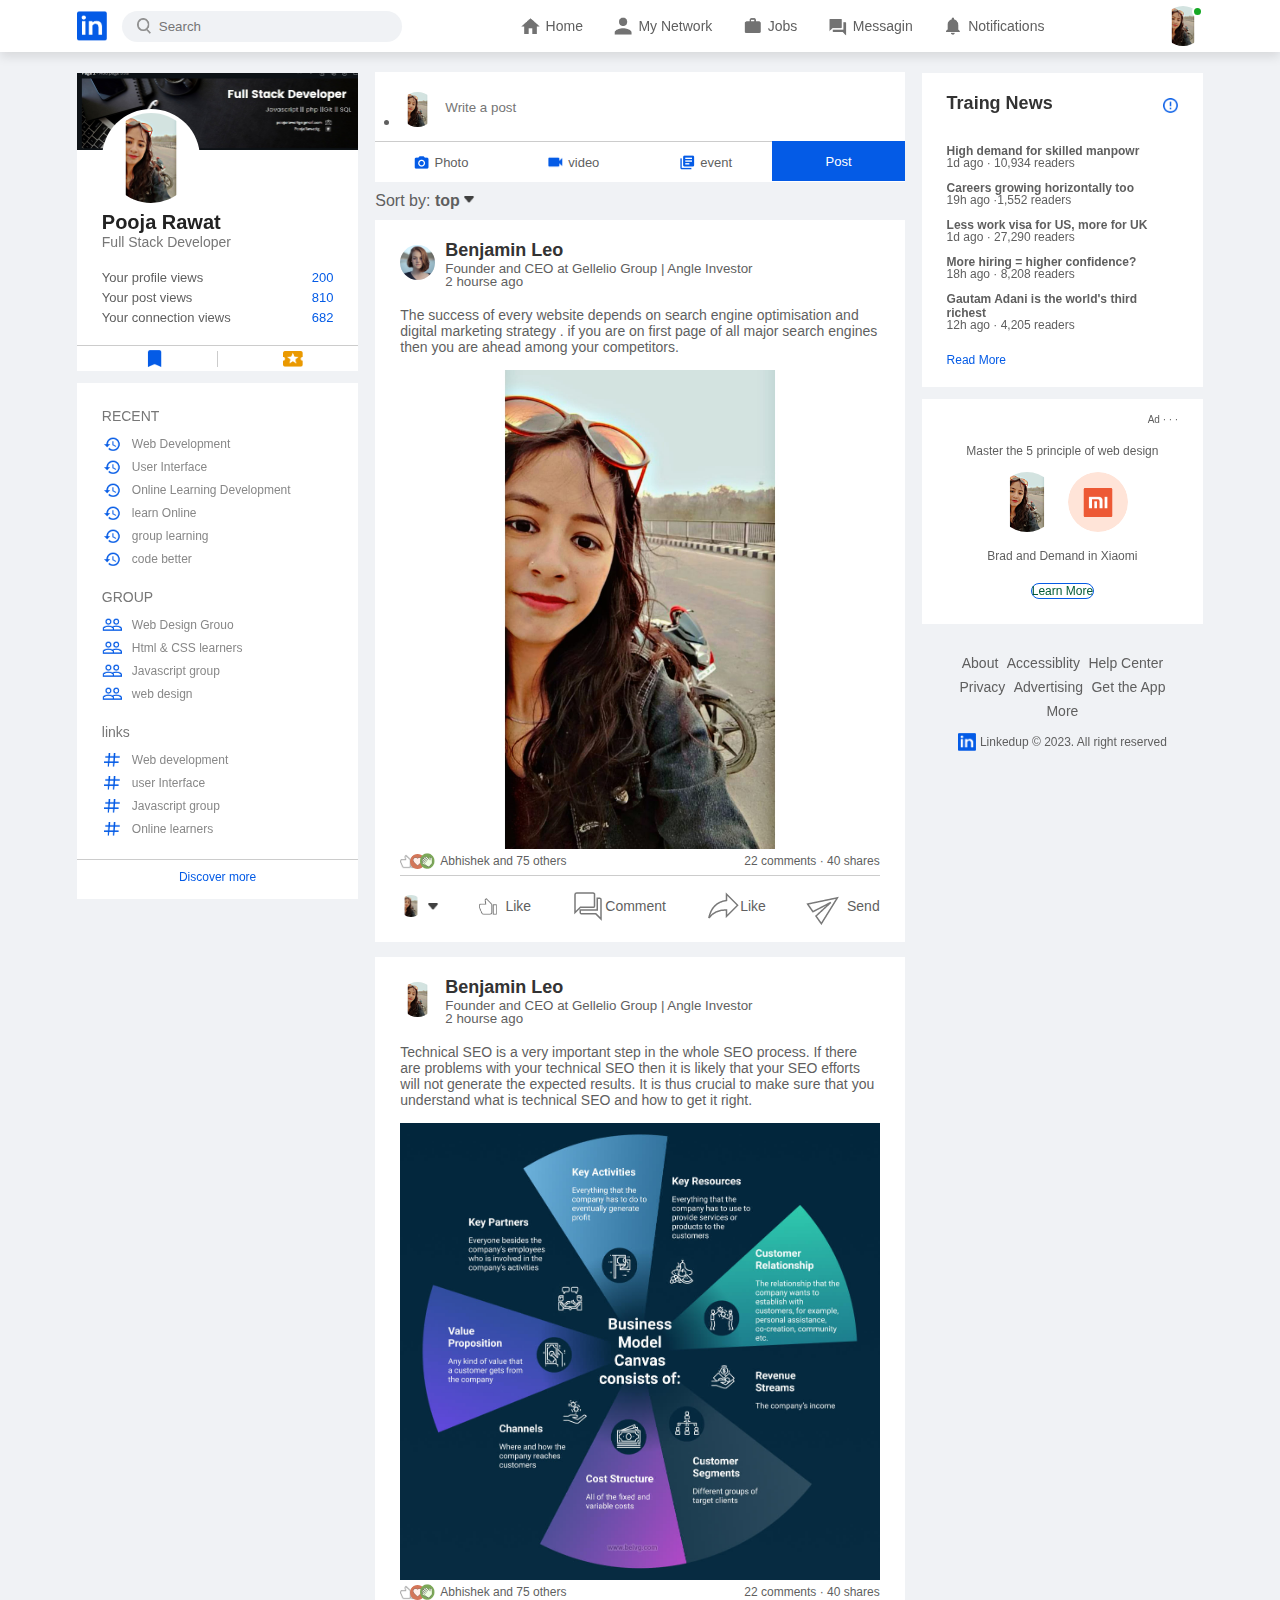
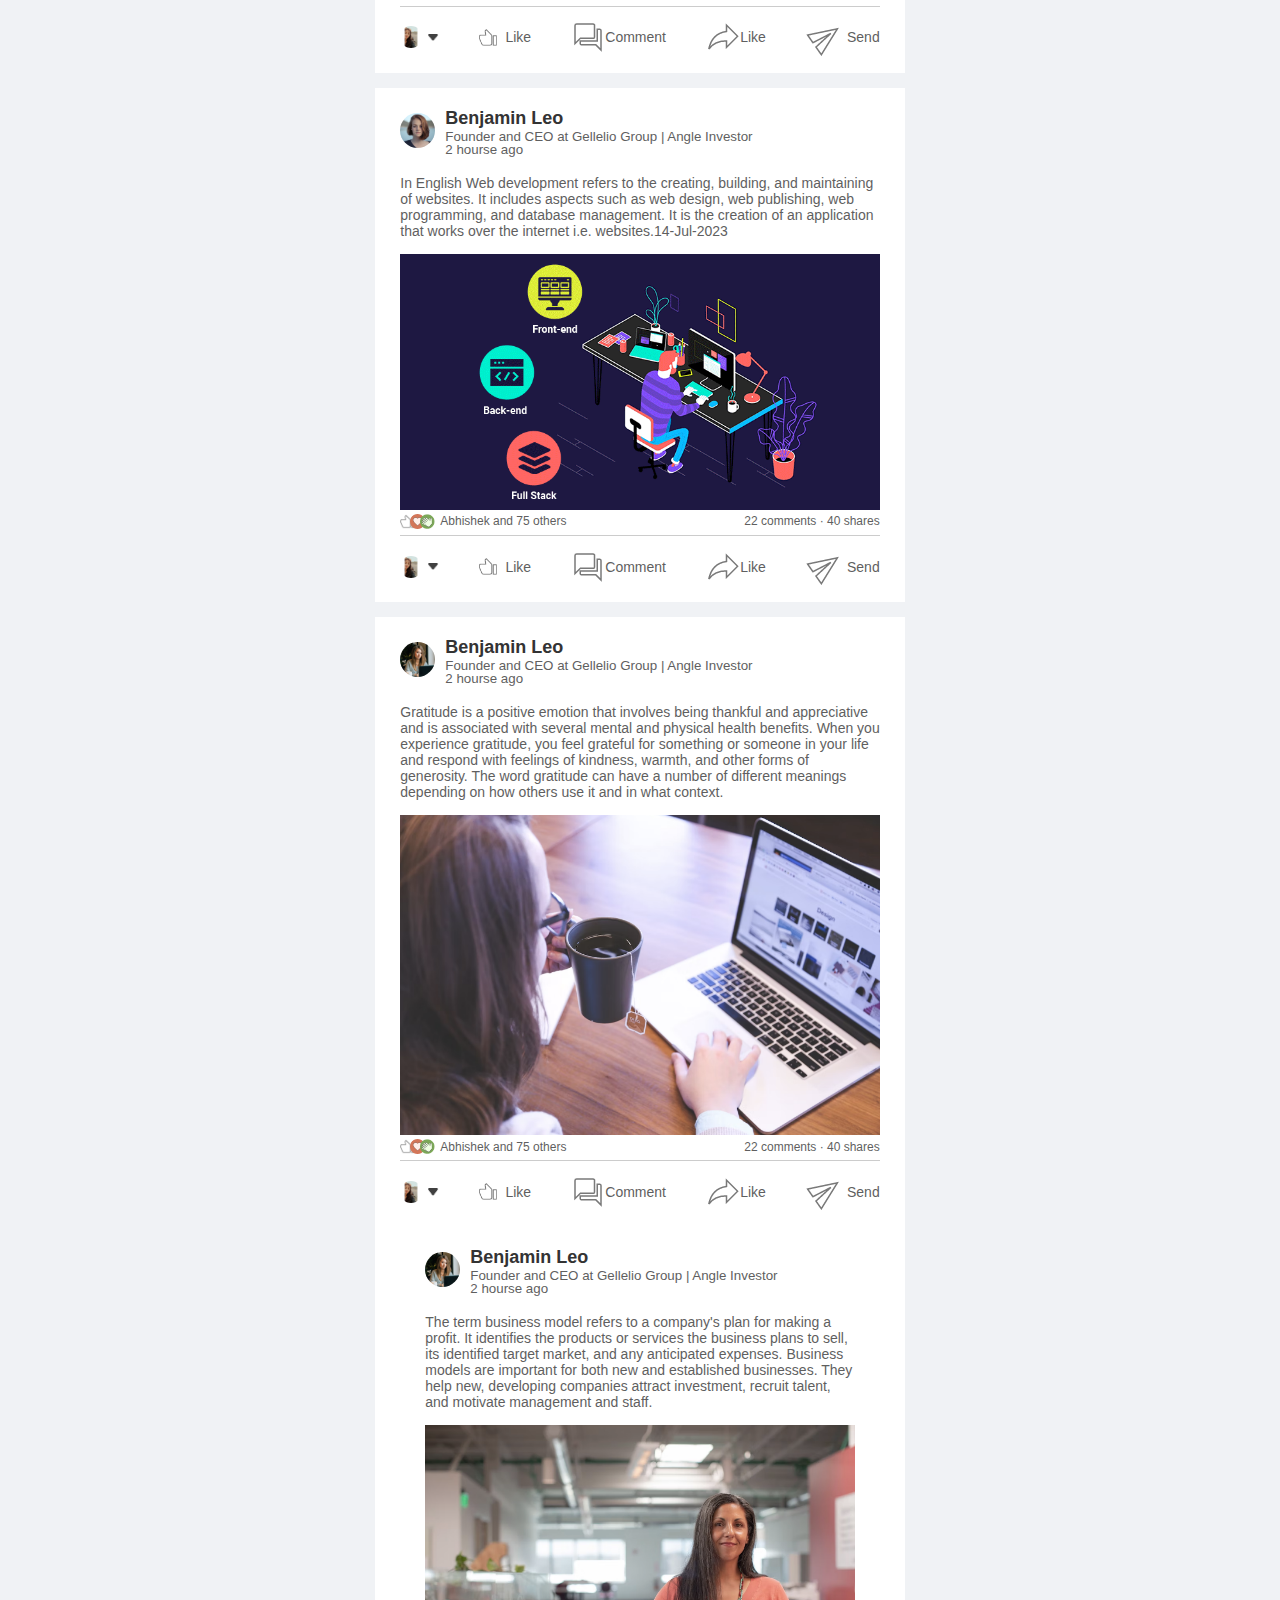
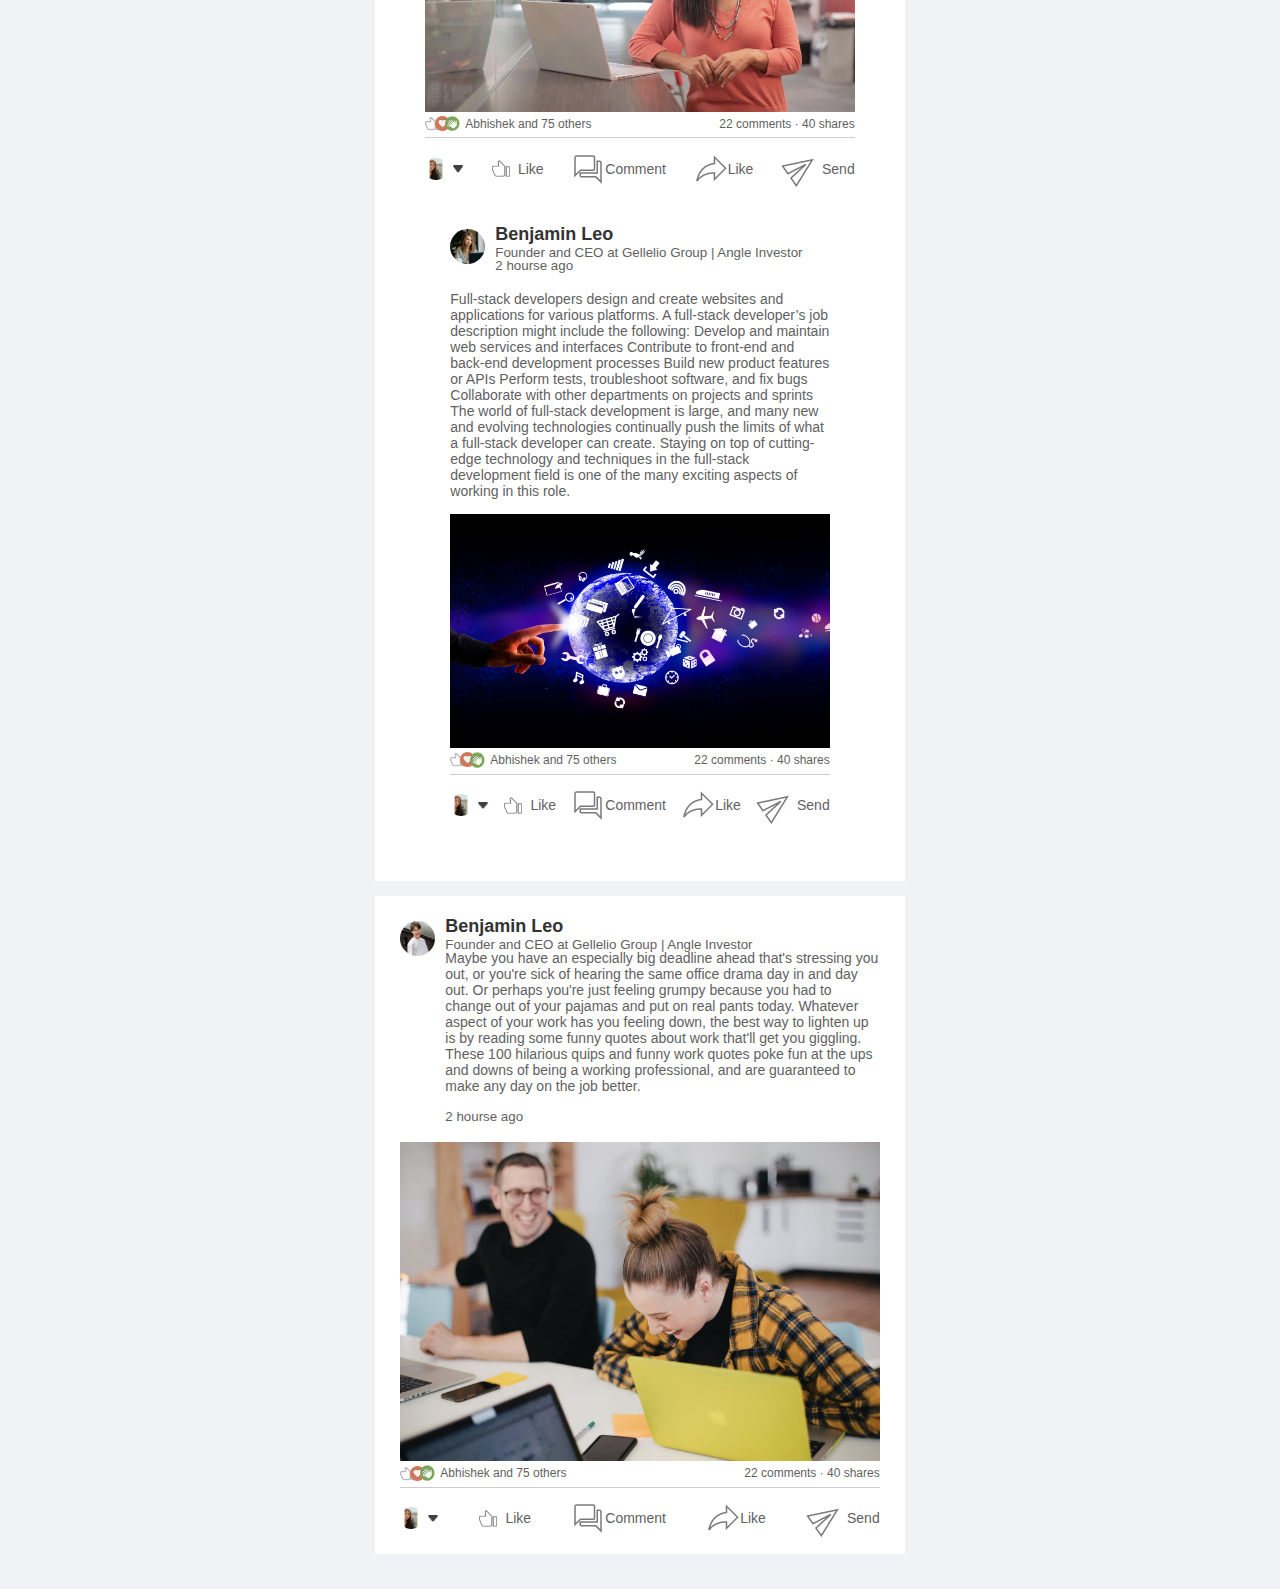
<file: index.html>
<!DOCTYPE html>
<html lang="en">

<head>
    <meta charset="UTF-8" />
    <meta name="viewport" content="width=device-width, initial-scale=1.0" />
    <title>Linkdin</title>
    <link rel="icon" type="image/png" href="linkedin-logo_578229-227.avif">
    <link rel="stylesheet" href="index.css" />
    
</head>

<body>
   
    <!-- navbar -->
    <nav class="navbar">
        <div class="navbar-left">
            <a href="index.html" class="logo"><img src="logo.png" /></a>
            <div class="search-box">
                <img src="search.png" alt="" />
                <input type="text" placeholder="Search" />
            </div>
        </div>
        <div class="navbar-center">
            <ul>
                <li>
                    <a href="#" class="active-link"><img src="home.png" /><span>Home</span></a>
                </li>
                <li>
                    <a href="#"><img src="network.png" /><span>My Network</span></a>
                </li>
                <li>
                    <a href="#"><img src="jobs.png" /><span>Jobs</span></a>
                </li>
                <li>
                    <a href="#"><img src="message.png" /><span>Messagin</span></a>
                </li>
                <li>
                    <a href="#"><img src="notification.png" /><span>Notifications</span></a>
                </li>
            </ul>
        </div>
        <div class="navbar-right">
            <div class="online">
                <img src="WhatsApp Image 2023-08-19 at 9.07.39 PM.jpeg" class="nav-profile-img" onclick="toggleMenu()"
                    alt="" />
            </div>
      

        <!-- profile rop down -->
        <div class="profile-menu-wrap" id="profileMenu">
            <div class="profile-menu">
                <div class="user-info">
                    <img src="WhatsApp Image 2023-08-19 at 9.07.39 PM.jpeg" alt="" />
                    <div>
                        <h3>Pooja Rawat</h3>
                        <a href="profile.html"> See your profile</a>
                    </div>
                </div>
                <hr />
                <a href="" class="profile-menu-link">
                    <img src="feedback.png" alt="" />
                    <p>Give Feedback</p>
                    <span>></span>
                </a>
                <a href="" class="profile-menu-link">
                    <img src="setting.png" alt="" />
                    <p>Setting & Privacy</p>
                    <span>></span>
                </a>
                <a href="" class="profile-menu-link">
                    <img src="help.png" alt="" />
                    <p>Help & Support</p>
                    <span>></span>
                </a>
                <a href="" class="profile-menu-link">
                    <img src="display.png" alt="" />
                    <p>Display & Accessiblity</p>
                    <span>></span>
                </a>
            </div>
        </div>
    </nav>
</>
    <!-- navbar -->

    <div class="container">
        
        <!-- letf-sidebar -->
        <div class="letf-sidebar">
            <div class="slidebar-profile-box">
                <img src="WhatsApp Image 2023-09-26 at 8.14.27 PM.jpeg" width="100%" alt="" />
                <div class="sidebar-profile-info">
                    <img src="WhatsApp Image 2023-08-19 at 9.07.39 PM.jpeg" alt="" />
                    <h1>Pooja Rawat</h1>
                    <h3>Full Stack Developer</h3>
                    <ul>
                        <li>Your profile views<span>200</span></li>
                        <li>Your post views<span>810</span></li>
                        <li>Your connection views<span>682</span></li>
                    </ul>
                </div>
                <div class="sidebar-profile-link">
                    <a href="#"><img src="items.png" /></a>
                    <a href="#"><img src="premium.png" /></a>
                </div>
            </div>
            <div class="sidebar-activity">
                <h3>RECENT</h3>
                <a href="#"><img src="recent.png" />Web Development</a>
                <a href="#"><img src="recent.png" />User Interface </a>
                <a href="#"><img src="recent.png" />Online Learning Development</a>
                <a href="#"><img src="recent.png" />learn Online</a>
                <a href="#"><img src="recent.png" />group learning</a>
                <a href="#"><img src="recent.png" />code better</a>
                <h3>GROUP</h3>
                <a href="#"><img src="group.png" />Web Design Grouo</a>
                <a href="#"><img src="group.png" />Html & CSS learners</a>
                <a href="#"><img src="group.png" />Javascript group</a>
                <a href="#"><img src="group.png" />web design</a>
                <h3>links</h3>
                <a href="#"><img src="hashtag.png" />Web development</a>
                <a href="#"><img src="hashtag.png" />user Interface</a>
                <a href="#"><img src="hashtag.png" />Javascript group</a>
                <a href="#"><img src="hashtag.png" />Online learners</a>
                <div class="discover-more-link">
                    <a href="#">Discover more</a>
                </div>
            </div>
        </div>

        <!-- main conntent -->
        <div class="main-content">
            <div class="create-post">
                <div class="create-post-input">
                    <li><img src="WhatsApp Image 2023-08-19 at 9.07.39 PM.jpeg" alt="" /></li>
                    <textarea rows="2" placeholder="Write a post"></textarea>
                </div>
                <div class="create-post-links">
                    <li><img src="photo.png" />Photo</li>
                    <li><img src="video.png" />video</li>
                    <li><img src="event.png" />event</li>
                    <li>Post</li>
                </div>
            </div>
            <div class="sort-by">
                <hr />
                <p>
                    Sort by: <span>top<img src="down-arrow.png" /></span>
                </p>
            </div>
            <div class="post">
                <div class="post-author">
                    <img src="user-3.png" alt="img" />
                    <div>
                        <h1>Benjamin Leo</h1>
                        <small>Founder and CEO at Gellelio Group | Angle Investor</small>
                        <small>2 hourse ago</small>
                    </div>
                </div>
                <p>
                    The success of every website depends on search engine optimisation
                    and digital marketing strategy . if you are on first page of all
                    major search engines then you are ahead among your competitors.
                </p>
                <img src="WhatsApp Image 2023-08-19 at 9.07.39 PM.jpeg" width="100%" />
                <div class="post-stats">
                    <div>
                        <img src="thumbsup.png" alt="" />
                        <img src="love.png" alt="" />
                        <img src="clap.png" alt="" />
                        <span class="linked-user">Abhishek and 75 others </span>
                    </div>
                    <div>
                        <span>22 comments &middot; 40 shares</span>
                    </div>
                </div>
                <div class="post-activity">
                    <div>
                        <img src="WhatsApp Image 2023-08-19 at 9.07.39 PM.jpeg" class="post-activity-user-icon"
                            alt="" />
                        <img src="down-arrow.png" class="post-activity-arrow-icon" alt="" />
                    </div>
                    <div class="post-activity-link">
                        <img src="like.png" alt="" />
                        <span>Like</span>
                    </div>
                    <div post-activity-link>
                        <img src="comment.png" alt="" />
                        <span>Comment</span>
                    </div>
                    <div post-activity-link>
                        <img src="share.png" alt="" />
                        <span>Like</span>
                    </div>
                    <div post-activity-link>
                        <img src="send.png" alt="" />
                        <span>Send</span>
                    </div>
                </div>
            </div>
            <div class="post">
                <div class="post-author">
                    <img src="WhatsApp Image 2023-08-19 at 9.07.39 PM.jpeg" alt="img" />
                    <div>
                        <h1>Benjamin Leo</h1>
                        <small>Founder and CEO at Gellelio Group | Angle Investor</small>
                        <small>2 hourse ago</small>
                    </div>
                </div>
                <p>
                    Technical SEO is a very important step in the whole SEO process. If there are problems with your
                    technical SEO then it is likely that your SEO efforts will not generate the expected results.

                    It is thus crucial to make sure that you understand what is technical SEO and how to get it right.
                </p>
                <img src="web (2).jpg" width="100%" />
                <div class="post-stats">
                    <div>
                        <img src="thumbsup.png" alt="" />
                        <img src="love.png" alt="" />
                        <img src="clap.png" alt="" />
                        <span class="linked-user">Abhishek and 75 others </span>
                    </div>
                    <div>
                        <span>22 comments &middot; 40 shares</span>
                    </div>
                </div>
                <div class="post-activity">
                    <div>
                        <img src="WhatsApp Image 2023-08-19 at 9.07.39 PM.jpeg" class="post-activity-user-icon"
                            alt="" />
                        <img src="down-arrow.png" class="post-activity-arrow-icon" alt="" />
                    </div>
                    <div class="post-activity-link">
                        <img src="like.png" alt="" />
                        <span>Like</span>
                    </div>
                    <div post-activity-link>
                        <img src="comment.png" alt="" />
                        <span>Comment</span>
                    </div>
                    <div post-activity-link>
                        <img src="share.png" alt="" />
                        <span>Like</span>
                    </div>
                    <div post-activity-link>
                        <img src="send.png" alt="" />
                        <span>Send</span>
                    </div>
                </div>
            </div>
            <div class="post">
                <div class="post-author">
                    <img src="user-3.png" alt="img" />
                    <div>
                        <h1>Benjamin Leo</h1>
                        <small>Founder and CEO at Gellelio Group | Angle Investor</small>
                        <small>2 hourse ago</small>
                    </div>
                </div>
                <p>

                    In English
                    Web development refers to the creating, building, and maintaining of websites. It includes aspects
                    such as web design, web publishing, web programming, and database management. It is the creation of
                    an application that works over the internet i.e. websites.14-Jul-2023
                </p>
                <img src="web (1).gif" width="100%" />
                <div class="post-stats">
                    <div>
                        <img src="thumbsup.png" alt="" />
                        <img src="love.png" alt="" />
                        <img src="clap.png" alt="" />
                        <span class="linked-user">Abhishek and 75 others </span>
                    </div>
                    <div>
                        <span>22 comments &middot; 40 shares</span>
                    </div>
                </div>
                <div class="post-activity">
                    <div>
                        <img src="WhatsApp Image 2023-08-19 at 9.07.39 PM.jpeg" class="post-activity-user-icon"
                            alt="" />
                        <img src="down-arrow.png" class="post-activity-arrow-icon" alt="" />
                    </div>
                    <div class="post-activity-link">
                        <img src="like.png" alt="" />
                        <span>Like</span>
                    </div>
                    <div post-activity-link>
                        <img src="comment.png" alt="" />
                        <span>Comment</span>
                    </div>
                    <div post-activity-link>
                        <img src="share.png" alt="" />
                        <span>Like</span>
                    </div>
                    <div post-activity-link>
                        <img src="send.png" alt="" />
                        <span>Send</span>
                    </div>
                </div>
            </div>
            <div class="post">
                <div class="post-author">
                    <img src="user-4.png" alt="img" />
                    <div>
                        <h1>Benjamin Leo</h1>
                        <small>Founder and CEO at Gellelio Group | Angle Investor</small>
                        <small>2 hourse ago</small>
                    </div>
                </div>
                <p>
                    Gratitude is a positive emotion that involves being thankful and appreciative and is associated with
                    several mental and physical health benefits. When you experience gratitude, you feel grateful for
                    something or someone in your life and respond with feelings of kindness, warmth, and other forms of
                    generosity.

                    The word gratitude can have a number of different meanings depending on how others use it and in
                    what context.
                </p>
                <img src="post-image-4.png" width="100%" />
                <div class="post-stats">
                    <div>
                        <img src="thumbsup.png" alt="" />
                        <img src="love.png" alt="" />
                        <img src="clap.png" alt="" />
                        <span class="linked-user">Abhishek and 75 others </span>
                    </div>
                    <div>
                        <span>22 comments &middot; 40 shares</span>
                    </div>
                </div>
                <div class="post-activity">
                    <div>
                        <img src="WhatsApp Image 2023-08-19 at 9.07.39 PM.jpeg" class="post-activity-user-icon"
                            alt="" />
                        <img src="down-arrow.png" class="post-activity-arrow-icon" alt="" />
                    </div>
                    <div class="post-activity-link">
                        <img src="like.png" alt="" />
                        <span>Like</span>
                    </div>
                    <div post-activity-link>
                        <img src="comment.png" alt="" />
                        <span>Comment</span>
                    </div>
                    <div post-activity-link>
                        <img src="share.png" alt="" />
                        <span>Like</span>
                    </div>
                    <div post-activity-link>
                        <img src="send.png" alt="" />
                        <span>Send</span>
                    </div>
                </div>
                <div class="post">
                    <div class="post-author">
                        <img src="user-4.png" alt="img" />
                        <div>
                            <h1>Benjamin Leo</h1>
                            <small>Founder and CEO at Gellelio Group | Angle Investor</small>
                            <small>2 hourse ago</small>
                        </div>
                    </div>
                    <p>
                        The term business model refers to a company's plan for making a profit. It identifies the
                        products or services the business plans to sell, its identified target market, and any
                        anticipated expenses. Business models are important for both new and established businesses.
                        They help new, developing companies attract investment, recruit talent, and motivate management
                        and staff.</p>
                    <img src="post-image-3.png" width="100%" />
                    <div class="post-stats">
                        <div>
                            <img src="thumbsup.png" alt="" />
                            <img src="love.png" alt="" />
                            <img src="clap.png" alt="" />
                            <span class="linked-user">Abhishek and 75 others </span>
                        </div>
                        <div>
                            <span>22 comments &middot; 40 shares</span>
                        </div>
                    </div>
                    <div class="post-activity">
                        <div>
                            <img src="WhatsApp Image 2023-08-19 at 9.07.39 PM.jpeg" class="post-activity-user-icon"
                                alt="" />
                            <img src="down-arrow.png" class="post-activity-arrow-icon" alt="" />
                        </div>
                        <div class="post-activity-link">
                            <img src="like.png" alt="" />
                            <span>Like</span>
                        </div>
                        <div post-activity-link>
                            <img src="comment.png" alt="" />
                            <span>Comment</span>
                        </div>
                        <div post-activity-link>
                            <img src="share.png" alt="" />
                            <span>Like</span>
                        </div>
                        <div post-activity-link>
                            <img src="send.png" alt="" />
                            <span>Send</span>
                        </div>
                    </div>
                    <div class="post">
                        <div class="post-author">
                            <img src="user-4.png" alt="img" />
                            <div>
                                <h1>Benjamin Leo</h1>
                                <small>Founder and CEO at Gellelio Group | Angle Investor</small>
                                <small>2 hourse ago</small>
                            </div>
                        </div>
                        <p>
                            Full-stack developers design and create websites and applications for various platforms. A
                            full-stack developer’s job description might include the following:

                            Develop and maintain web services and interfaces

                            Contribute to front-end and back-end development processes

                            Build new product features or APIs

                            Perform tests, troubleshoot software, and fix bugs

                            Collaborate with other departments on projects and sprints

                            The world of full-stack development is large, and many new and evolving technologies
                            continually push the limits of what a full-stack developer can create. Staying on top of
                            cutting-edge technology and techniques in the full-stack development field is one of the
                            many exciting aspects of working in this role.
                        </p>
                        <img src="web (1).jpg" width="100%" />
                        <div class="post-stats">
                            <div>
                                <img src="thumbsup.png" alt="" />
                                <img src="love.png" alt="" />
                                <img src="clap.png" alt="" />
                                <span class="linked-user">Abhishek and 75 others </span>
                            </div>
                            <div>
                                <span>22 comments &middot; 40 shares</span>
                            </div>
                        </div>
                        <div class="post-activity">
                            <div>
                                <img src="WhatsApp Image 2023-08-19 at 9.07.39 PM.jpeg" class="post-activity-user-icon"
                                    alt="" />
                                <img src="down-arrow.png" class="post-activity-arrow-icon" alt="" />
                            </div>
                            <div class="post-activity-link">
                                <img src="like.png" alt="" />
                                <span>Like</span>
                            </div>
                            <div post-activity-link>
                                <img src="comment.png" alt="" />
                                <span>Comment</span>
                            </div>
                            <div post-activity-link>
                                <img src="share.png" alt="" />
                                <span>Like</span>
                            </div>
                            <div post-activity-link>
                                <img src="send.png" alt="" />
                                <span>Send</span>
                            </div>
                        </div>
                    </div>
                </div>
            </div>
            <div class="post">
                <div class="post-author">
                    <img src="user-5.png" alt="img" />
                    <div>
                        <h1>Benjamin Leo</h1>
                        <small>Founder and CEO at Gellelio Group | Angle Investor</small>
                        <p>Maybe you have an especially big deadline ahead that's stressing you out, or you're sick of
                            hearing the same office drama day in and day out. Or perhaps you're just feeling grumpy
                            because you had to change out of your pajamas and put on real pants today.

                            Whatever aspect of your work has you feeling down, the best way to lighten up is by reading
                            some funny quotes about work that'll get you giggling. These 100 hilarious quips and funny
                            work quotes poke fun at the ups and downs of being a working professional, and are
                            guaranteed to make any day on the job better.</p>
                        <small>2 hourse ago</small>
                    </div>
                </div>
                <p>

                </p>
                <img src="post-image-1.png" width="100%" />
                <div class="post-stats">
                    <div>
                        <img src="thumbsup.png" alt="" />
                        <img src="love.png" alt="" />
                        <img src="clap.png" alt="" />
                        <span class="linked-user">Abhishek and 75 others </span>
                    </div>
                    <div>
                        <span>22 comments &middot; 40 shares</span>
                    </div>
                </div>
                <div class="post-activity">
                    <div>
                        <img src="WhatsApp Image 2023-08-19 at 9.07.39 PM.jpeg" class="post-activity-user-icon"
                            alt="" />
                        <img src="down-arrow.png" class="post-activity-arrow-icon" alt="" />
                    </div>
                    <div class="post-activity-link">
                        <img src="like.png" alt="" />
                        <span>Like</span>
                    </div>
                    <div post-activity-link>
                        <img src="comment.png" alt="" />
                        <span>Comment</span>
                    </div>
                    <div post-activity-link>
                        <img src="share.png" alt="" />
                        <span>Like</span>
                    </div>
                    <div post-activity-link>
                        <img src="send.png" alt="" />
                        <span>Send</span>
                    </div>
                </div>
            </div>
        </div>

        <!-- right-sidebar -->
        <div class="right-sidebar">
            <div class="sidebar-news">
                <img src="more.png" class="info-icon" />
                <h3>Traing News</h3>
                <a href="#"> High demand for skilled manpowr</a>
                <span>1d ago &middot; 10,934 readers</span>

                <a href="#"> Careers growing horizontally too</a>
                <span>19h ago &middot;1,552 readers</span>
                <a href="#"> Less work visa for US, more for UK</a>
                <span>1d ago &middot; 27,290 readers</span>

                <a href="#"> More hiring = higher confidence?</a>
                <span>18h ago &middot; 8,208 readers</span>

                <a href="#"> Gautam Adani is the world's third richest</a>
                <span>12h ago &middot; 4,205 readers</span>
                <a href="#" class="read-more-link">Read More</a>
            </div>
            <div class="sidebar-ad">
                <small>Ad &middot; &middot; &middot; </small>
                <p>Master the 5 principle of web design</p>

                <div>
                    <img src="WhatsApp Image 2023-08-19 at 9.07.39 PM.jpeg" alt="" />

                    <img src="mi-logo.png" alt="" />
                </div>

                <b>Brad and Demand in Xiaomi</b>
                <a href="#" class="ad-link">Learn More</a>
            </div>
            <div class="sidebar-useful-links">
                <a href="#">About</a>
                <a href="#">Accessiblity</a>
                <a href="#">Help Center</a>
                <a href="#">Privacy</a>
                <a href="#">Advertising</a>
                <a href="#">Get the App</a>
                <a href="#">More</a>
                <div class="copyright-msg">
                    <img src="logo.png" alt="" />
                    <p>Linkedup &#169; 2023. All right reserved</p>
                </div>
            </div>
        </div>
    </div>

    <script src="index.js"></script>
</body>

</html>
</file>
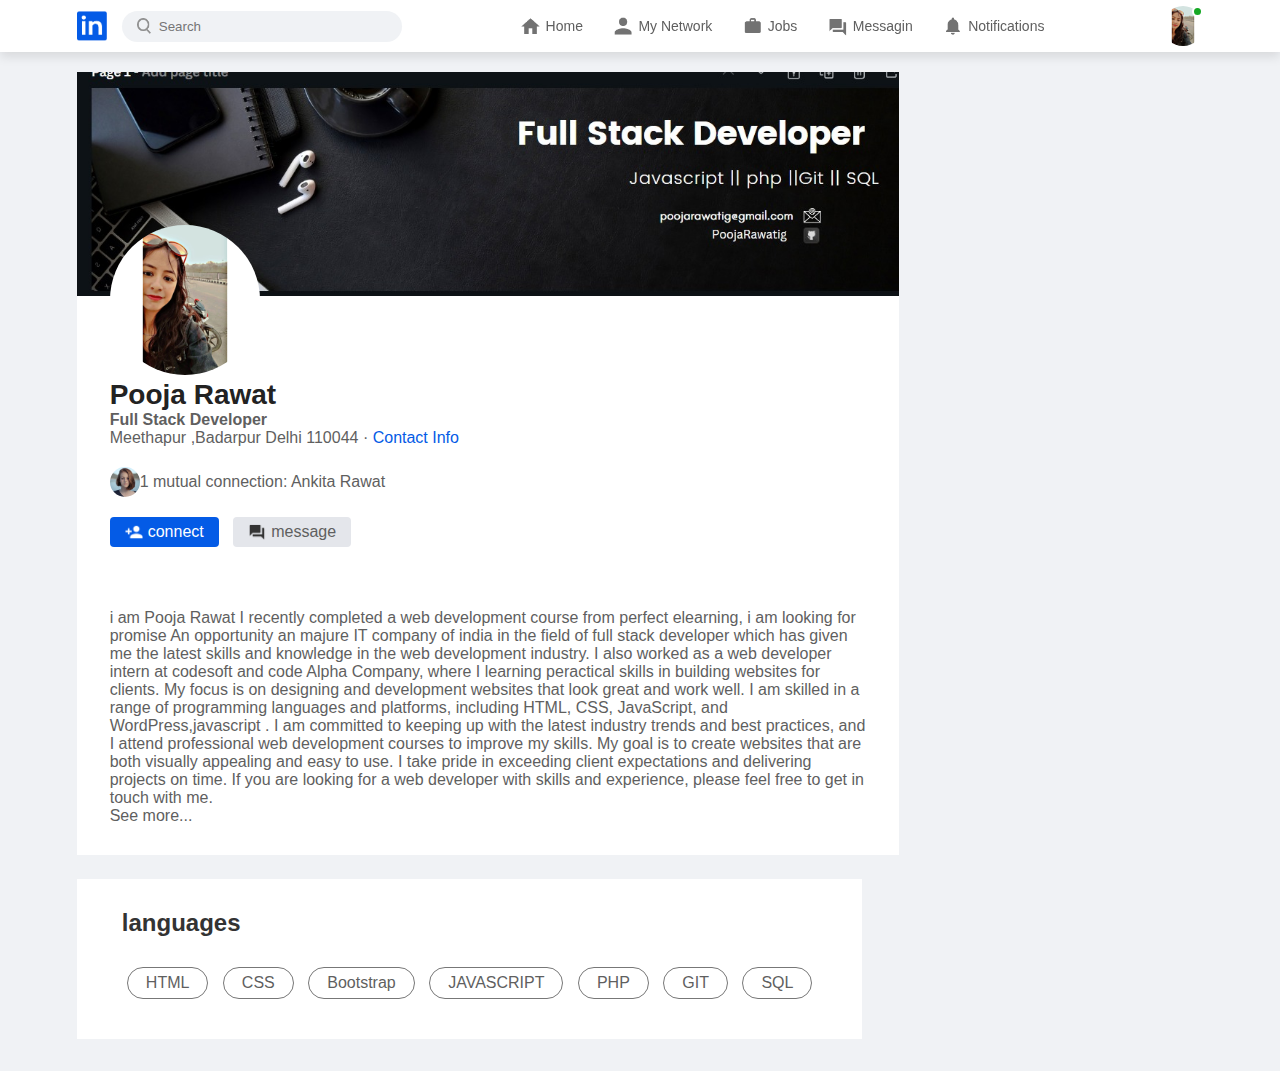
<file: profile.html>
<!DOCTYPE html>
<html lang="en">

<head>
    <meta charset="UTF-8" />
    <meta name="viewport" content="width=device-width, initial-scale=1.0" />
    <title>Linkdin</title>
    <link rel="stylesheet" href="index.css" />
</head>

<body>
    <!-- navbar -->
    <nav class="navbar">
        <div class="navbar-left">
            <a href="index.html" class="logo"><img src="logo.png" /></a>
            <div class="search-box">
                <img src="search.png" alt="" />
                <input type="text" placeholder="Search" />
            </div>
        </div>
        <div class="navbar-center">
            <ul>
                <li>
                    <a href="#" class="active-link"><img src="home.png" /><span>Home</span></a>
                </li>
                <li>
                    <a href="#"><img src="network.png" /><span>My Network</span></a>
                </li>
                <li>
                    <a href="#"><img src="jobs.png" /><span>Jobs</span></a>
                </li>
                <li>
                    <a href="#"><img src="message.png" /><span>Messagin</span></a>
                </li>
                <li>
                    <a href="#"><img src="notification.png" /><span>Notifications</span></a>
                </li>
            </ul>
        </div>
        <div class="navbar-right">
            <div class="online">
                <img src="WhatsApp Image 2023-08-19 at 9.07.39 PM.jpeg" class="nav-profile-img" onclick="toggleMenu()"
                    alt="" />
            </div>
        </div>

        <!-- profile rop down -->
        <div class="profile-menu-wrap" id="profileMenu">
            <div class="profile-menu">
                <div class="user-info">
                    <img src="WhatsApp Image 2023-08-19 at 9.07.39 PM.jpeg" alt="" />
                    <div>
                        <h3>Pooja Rawat</h3>
                        <a href="#"> See your profile</a>
                    </div>
                </div>
                <hr />
                <a href="" class="profile-menu-link">
                    <img src="feedback.png" alt="" />
                    <p>Give Feedback</p>
                    <span>></span>
                </a>
                <a href="" class="profile-menu-link">
                    <img src="setting.png" alt="" />
                    <p>Setting & Privacy</p>
                    <span>></span>
                </a>
                <a href="" class="profile-menu-link">
                    <img src="help.png" alt="" />
                    <p>Help & Support</p>
                    <span>></span>
                </a>
                <a href="" class="profile-menu-link">
                    <img src="display.png" alt="" />
                    <p>Display & Accessiblity</p>
                    <span>></span>
                </a>
            </div>
        </div>
    </nav>
    <!-- navbar -->

    <div class="container">
        <div class="profile-main">
            <div class="profile-container">
                <img src="WhatsApp Image 2023-09-26 at 8.14.27 PM.jpeg" width="100%" alt="">
                <div class="profile-container-inner">
                    <img src="WhatsApp Image 2023-08-19 at 9.07.39 PM.jpeg" class="profile-pic">
                    <h1>Pooja Rawat</h1>
                    <b>Full Stack Developer</b>
                    <p> Meethapur ,Badarpur Delhi 110044 &middot; <a href="#">Contact Info</a></p>
                    <div class="mutual-connection">
                        <img src="user-3.png" alt="">
                        <span>1 mutual connection: Ankita Rawat </span>
                    </div>
                    <div class="profile-btn ">
                        <a href="#" class="primary-btn"><img src="connect.png">connect</a>
                        <a href="#"><img src="chat.png">message</a>
                    </div>
                </div>
          
            <div class="profile-description"><p>i am Pooja Rawat I recently completed a web development course from perfect elearning, i am looking for promise An opportunity an majure IT company of india in the field of full stack developer which has given me the latest skills and knowledge in the web development industry. I also worked as a web developer intern at codesoft and code Alpha Company, where I learning peractical skills in building websites for clients. My focus is on designing and development websites that look great and work well. I am skilled in a range of programming languages and platforms, including HTML, CSS, JavaScript, and WordPress,javascript . I am committed to keeping up with the latest industry trends and best practices, and I attend professional web development courses to improve my skills. My goal is to create websites that are both visually appealing and easy to use. I take pride in exceeding client expectations and delivering projects on time. If you are looking for a web developer with skills and experience, please feel free to get in touch with me.</p>
            <a href="#">See more...</a>
            </div>
            </div>
        </div>
            <div class="profile-description">
                <h2>languages</h2>
            <a href="#" class="skill">HTML</a>
            <a href="#" class="skill">CSS</a>
            <a href="#" class="skill">Bootstrap</a>
            <a href="#" class="skill">JAVASCRIPT</a>
            <a href="#" class="skill">PHP</a>
            <a href="#" class="skill">GIT</a>
            <a href="#" class="skill">SQL</a>
        </div>

        <!-- profile side bar -->
        <div class="profile-sidebar"></div>
    </div>

    <script src="index.js"></script>
</body>

</html>
</file>
<file: index.css>
* {
  margin: 0;
  padding: 0;
  font-family: "Poppins", sans-serif;
}

body {
  background: #f0f2f5;
  color: #5f5f5f;
}

a {
  text-decoration: none;
  color: #5f5f5f;
}

/* navbar start */

.navbar {
  display: flex;
  justify-content: space-between;
  background: #fff;
  padding: 6px 6%;
  position: sticky;
  top: 0;
  z-index: 100;
  box-shadow: 0 5px 10px rgba(0, 0, 0, 0.1);
}

.logo img {
  width: 30px;
  margin-right: 15px;
  display: block;
}

.navbar-center ul li {
  display: inline-block;
  list-style: none;
}

.navbar-center ul li a {
  display: flex;
  align-items: center;
  font-size: 14px;
  margin: 5px 8px;
  padding-right: 5px;
  position: relative;
}

.navbar-center ul li a img {
  width: 30px;
}

.navbar-center ul li a::after {
  content: "";
  width: 0;
  height: 2px;
  background: #045be6;
  position: absolute;
  bottom: -15px;
  transition: width 0.3s;
}

.navbar-center ul li a:hover::after .navbar-center ul li a.active-link::after {
  width: 100%;
}

.nav-profile-img {
  width: 40px;
  border-radius: 50%;
  display: block;
  cursor: pointer;
  position: relative;
}

.online {
  position: relative;
}

.online::after {
  content: "";
  width: 7px;
  height: 7px;
  border: 2px solid #ffff;
  border-radius: 50%;
  right: 0px;
  top: 0px;
  background: #15a824;
  position: absolute;
}

.search-box {
  background-color: #f0f2f5;
  width: 250px;
  border-radius: 20px;
  display: flex;
  align-items: center;
  padding: 0 15px;
}

.navbar-left {
  display: flex;
  align-items: center;
}

.search-box img {
  width: 14px;
}

.search-box input {
  width: 100%;
  background: transparent;
  padding: 8px;
  outline: none;
  border: 0;
}

/* navbaar end */
/* start slide baar */
.container {
  padding: 20px 6%;
  display: flex;
  flex-wrap: wrap;
  justify-content: space-between;
}

.letf-sidebar {
  flex-basis: 25%;
  align-self: flex-start;
  position: sticky;
  top: 73px;
}

.slidebar-profile-box {
  background: #fff;
}

.sidebar-profile-info {
  padding: 0 25px;
}

.sidebar-profile-info img {
  width: 90px;
  border-radius: 50%;
  background: #fff;
  padding: 4px;
  margin-top: -45px;
}

.sidebar-profile-info h1 {
  font-size: 20px;
  font-weight: 600;
  color: #222;
}

.sidebar-profile-info h3 {
  font-size: 14px;
  font-weight: 500;
  color: #777;
}

.sidebar-profile-info ul {
  list-style: none;
  margin: 20px 0;
}

.sidebar-profile-info ul li {
  width: 100%;
  margin: 5px 0;
  font-size: 13px;
}

.sidebar-profile-info ul li span {
  float: right;
  color: #045be6;
}

.sidebar-profile-link {
  display: flex;
  align-items: center;
  border-top: 1px solid #ccc;
}

.sidebar-profile-link a {
  flex-basis: 50%;
  display: flex;
  align-items: center;
  justify-content: center;
  font-size: 13px;
  border-left: 1px solid #ccc;
}

.sidebar-profile-link a:first-child {
  border-left: 0;
}

.sidebar-profile-link a img {
  width: 20px;
  margin-left: 10px;
}

.sidebar-activity {
  background: #fff;
  padding: 5px 25px;
  margin: 12px 0;
}

.sidebar-activity h3 {
  color: #777;
  font-size: 14px;
  font-weight: 500;
  margin: 20px 0 10px;
}

.sidebar-activity a {
  display: flex;
  align-items: center;
  font-size: 12px;
  font-weight: 500;
  color: #888;
  margin: 3px 0;
}

.sidebar-activity a img {
  width: 20px;
  margin-right: 10px;
}

.right-sidebar {
  flex-basis: 25%;
  align-self: flex-start;
  position: sticky;
  top: 73px;
}

.sidebar-news {
  background: #fff;
  padding: 10px 25px;
}

.info-icon {
  width: 15px;
  float: right;
  margin-top: 15px;
}

.sidebar-news h3 {
  font-size: 18px;
  font-weight: 600;
  color: #333;
  margin: 10px 0 30px;
}

.sidebar-news a {
  display: block;
  font-size: 12px;
  font-weight: 600;
  margin-top: 10px;
  margin-bottom: -5px;
}

.sidebar-news span {
  font-size: 12px;
}

.sidebar-news .read-more-link {
  color: #045be6;
  font-weight: 500;
  margin: 20px 0 10px;
}

.sidebar-ad {
  background: #fff;
  padding: 15px 25px;
  text-align: center;
  margin: 12px 0;
  font-size: 12px;
}

.sidebar-ad img {
  width: 60px;
  border-radius: 50%;
  margin: 4px;
}

.sidebar-ad small {
  float: right;
  font-weight: 500;
}

.sidebar-ad p {
  margin-top: 30px;

  margin-bottom: 10px;
}

.sidebar-ad b {
  display: block;
  font-weight: 500;
  margin-top: 10px;
}

.ad-link {
  display: inline-block;
  border: 1px solid #045be6;
  border-radius: 30px;
  color: #045b36;
  font-weight: 500;
  margin: 20px auto 10px;
}

.sidebar-useful-links {
  padding: 15px 25px;
  text-align: center;
}

.sidebar-useful-links a {
  display: inline-block;
  font-size: 14px;
  margin: 4px 2px;
}

.copyright-msg {
  display: flex;
  align-items: center;
  justify-content: center;
  font-size: 12px;
  margin-top: 10px;
  font-weight: 500;
}

.copyright-msg img {
  width: 18px;
  margin-right: 4px;
}

.discover-more-link {
  border-top: 1px solid #ccc;
  text-align: center;
  margin-top: 20px;
  margin-left: -25px;
  margin-right: -25px;
}

.discover-more-link a {
  color: #045be6;
  display: inline-block;
  margin: 10px 0;
}

/* main content */
.main-content {
  flex-basis: 47%;
}

.create-post {
  background: #fff;
}

.create-post-input {
  padding: 20px 25px 10px;
  display: flex;
  align-items: flex-start;
}

.create-post-input img {
  width: 35px;
  border-radius: 50%;
  margin-right: 10px;
}

.create-post-input textarea {
  width: 100%;
  border: 0;
  outline: 0;
  resize: none;
  background: transparent;
  margin-top: 8px;
}

.create-post-links {
  display: flex;
  align-items: flex-start;
}

.create-post-links li {
  list-style: none;
  border-top: 1px solid #ccc;
  border-radius: 1px solid #ccc;
  flex-basis: 25%;
  height: 40px;
  font-size: 13px;
  display: flex;
  align-items: center;
  justify-content: center;
  cursor: pointer;
}

.create-post-links li img {
  width: 15px;
  margin-right: 5px;
}

.create-post-links li:last-child {
  background-color: #045be6;
  color: #fff;
  border-top: 0;
  border-right: 0;
}

.sort-by {
  display: flex;
  align-items: center;
  margin: 10px 0;
}

.sort-by hr {
  float: 1;
  border: 0;
  height: 1px;
  background: #ccc;
}

.sort-by p span {
  font-weight: 600;
  cursor: pointer;
}

.sort-by p span img {
  width: 12px;
  margin: 3px;
}

.post {
  background: #fff;
  padding: 20px 25px 5px;
  padding: 20px 25px 5px;
  margin: 5px 0 15px;
}

.post-author {
  display: flex;
  align-items: flex-start;
  margin-bottom: 20px;
}

.post-author img {
  width: 35px;
  border-radius: 50%;
  margin-right: 10px;
  margin-top: 5px;
}

.post-author h1 {
  font-size: 18px;
  font-weight: 600;

  color: #333;
}

.post-author small {
  display: block;
  margin-bottom: -2px;
}

.post p {
  font-size: 14px;
  margin-bottom: 15px;
}

.post-stats {
  display: flex;
  flex-wrap: wrap;
  align-items: center;
  justify-content: space-between;
  font-size: 12px;
  border-bottom: 1px solid #ccc;
  padding-bottom: 6px;
}

.post-stats div {
  display: flex;
  align-items: center;
}

.post-stats img {
  width: 15px;
  margin-right: -5px;
}

.linked-user {
  margin-left: 10px;
}

.post-activity {
  display: flex;
  align-items: center;
  justify-content: space-between;
  padding: 10px 0;
  font-size: 14px;
  font-weight: 500;
}

.post-activity div {
  display: flex;
  align-items: center;
}

.post-activity-user-icon {
  width: 22px;
  border-radius: 50%;
}

.post-activity-arrow-icon {
  width: 12px;
  margin-left: 5px;
}

.post-activity-link img {
  width: 18px;
  margin-right: 8px;
}

/* profile drop down menu */
.profile-menu-wrap {
  position: absolute;
  top: 100%;
  right: 5%;
  width: 320px;
  max-height: 0;
  overflow: hidden;
  transition: max-height 0.5s;
}

.profile-menu-wrap.open-menu {
  max-height: 400px;
}

.profile-menu {
  background: #222;
  color: #fff;
  padding: 20px;
  margin: 10px;
}

.user-info {
  display: flex;
  align-items: center;
}

.user-info img {
  width: 50px;
  border-radius: 50%;
  margin-right: 15px;
}

.user-info h3 {
  font-weight: 500;
  margin-bottom: -7px;
}

.user-info a {
  color: #c9dbf8;
  font-size: 13px;
}

.profile-menu hr {
  border: 0;
  height: 1px;
  width: 100%;
  background: #fff;
  margin: 15px 0 10px;
}

.profile-menu-link {
  display: flex;
  align-items: center;
  color: #fff;
  margin: 12px 0;
  font-size: 14px;
}

.profile-menu-link p {
  width: 100%;
}

.profile-menu-link img {
  width: 35px;
  border-radius: 50%;
  margin-right: 15px;
}

@media only screen and (max-width: 600px) {
  .search-box {
    background: transparent;
    width: auto;
    padding: 0;
  }

  .search-box input {
    width: 0;
    padding: 0;
  }

  .navbar-center ul li a span {
    display: none;
  }

  .navbar-center ul li a {
    padding-right: 0;
    margin: 5px;
  }

  .nav-profile-img {
    width: 30px;
  }

  .container {
    padding: 15px 3%;
  }

  .letf-sidebar,
  .right-sidebar {
    flex-basis: 100%;
    position: relative;
    top: unset;
  }

  .main-content {
    flex-basis: 100%;
  }

  .post-stats div {
    margin: 2px 0;
  }

  .post-activity-link span {
    display: none;
  }
  .post-activity-link img{
   margin-right: 0;
  }

  .profile-main,
  .profile-sidebar {
    flex-basis: 100%;
  }

  .profile-container {
    font-size: 14px;
  }

  .profile-pic {
    width: 100px;
    margin-top: -50px;
  }
  .profile-description{
    font-size: 14px;
  }
}

  /* profilebar */

  .profile-main{
    flex-basis: 73%;
  }
  .profile-sidebar{
    flex-basis: 25%;
    align-self: flex-start;
    position: sticky;
    top: 73%;
  }
.profile-container{
  background: #fff;
}
.profile-container-inner{
  padding:  0 4% 10px;
}
.profile-pic{
  width: 150px;
  border-radius: 50%;
  margin-top: -75px;
  background: #fff;
}
.profile-container h1{
  font-size: 28px;
  font-weight: 600;
  color: #222;

}
.profile-container b{
  margin-top: 5px;
}
.profile-container p a{
  color: #045be6;
  font-weight: 500;
}
.mutual-connection {
  display: flex;
  align-items: center;
  margin: 20px 0;

}
.mutual-connection img{
  width: 30px;
  border-radius: 50%;
  margin-right: 5;
}
.profile-btn {
  margin: 20px 0;

}
.profile-btn a{
  display: inline-flex;
  align-items: center;
  background: #e4e6eb;
  padding: 6px 15px;
  border-radius: 4px;
  margin-right: 10px;

}
.profile-btn a img{
  width: 18px;
  margin-right: 5px;
}
.profile-btn .primary-btn{
  background: #045be6;
  color: #fff;
}.profile-description{
  background: #fff;
  padding:  20px 4% 30px;
  margin: 12px 0;
}
.profile-description h2{
  color: #333;
  margin: 10px 0 20px;
  font-weight:600 ;
}.skill{
  display: inline-block;
  margin:  10px 5px;
  padding: 6px 18px;
  border-radius: 30px;
  font-weight: 12px;
  font-weight: 500;
  border: 1px solid #777;

}
</file>
